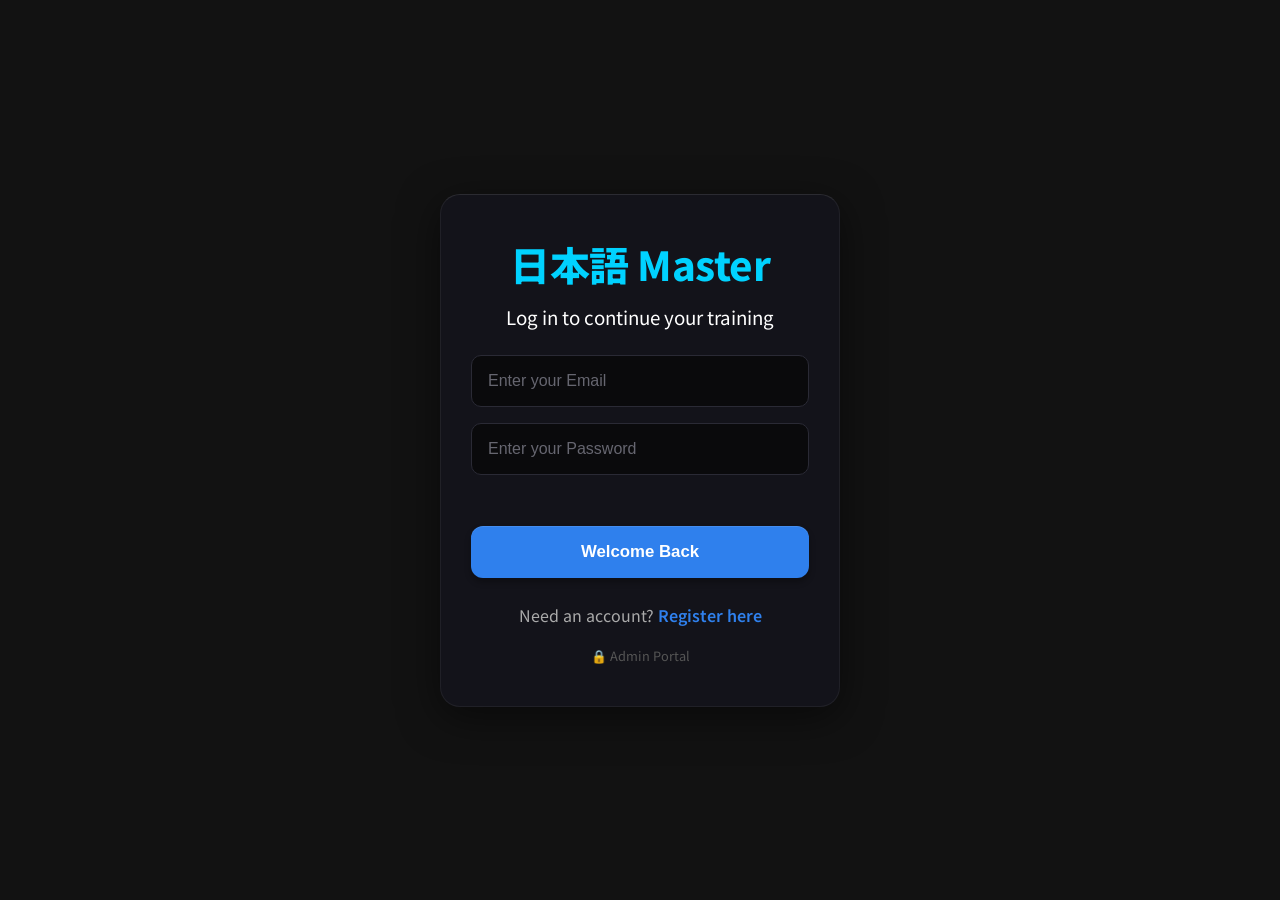
<file: index.html>
<!DOCTYPE html>
<html lang="en">
<head>
  <meta charset="UTF-8">
  <meta name="viewport" content="width=device-width, initial-scale=1.0, maximum-scale=1.0, user-scalable=no">
  <title>Nihongo Master | Portal</title>
  <link rel="stylesheet" href="style.css">
  <link href="https://fonts.googleapis.com/css2?family=Noto+Sans+JP:wght@400;700;900&display=swap" rel="stylesheet">
</head>
<body style="display: flex; justify-content: center; align-items: center; height: 100vh; background: #121212;">

  <div id="login-container" style="background: #1a1a24; border: 2px solid #333; border-radius: 20px; padding: 40px 30px; width: 90%; max-width: 400px; text-align: center; box-shadow: 0 10px 30px rgba(0,0,0,0.5); animation: fadeIn 0.3s ease;">
    
    <h1 style="color: #00d2ff; font-size: 2.5rem; margin-bottom: 10px;">日本語 Master</h1>
    <h3 style="color: #fff; margin-bottom: 25px; font-weight: normal;">Log in to continue your training</h3>

    <input type="email" id="login-email" placeholder="Enter your Email" class="auth-input">
    <input type="password" id="login-password" placeholder="Enter your Password" class="auth-input">

    <div id="login-error-msg" style="color: #ff3366; margin-bottom: 15px; font-weight: bold; min-height: 20px;"></div>

    <button class="auth-btn" onclick="loginFunction()">Welcome Back</button>

    <div style="margin-top: 25px;">
      <span style="color: #aaa;">Need an account?</span> 
      <a href="#" onclick="toggleAuthMode('register')" class="auth-link">Register here</a>
    </div>

    <div style="margin-top: 15px;">
      <a href="admin.html" style="color: #555; text-decoration: none; font-size: 0.8rem; transition: color 0.2s;">🔒 Admin Portal</a>
    </div>
  </div>

  <div id="register-container" class="hidden" style="background: #1a1a24; border: 2px solid #333; border-radius: 20px; padding: 40px 30px; width: 90%; max-width: 400px; text-align: center; box-shadow: 0 10px 30px rgba(0,0,0,0.5); animation: fadeIn 0.3s ease;">
    
    <h1 style="color: #00d2ff; font-size: 2.5rem; margin-bottom: 10px;">日本語 Master</h1>
    <h3 style="color: #fff; margin-bottom: 25px; font-weight: normal;">Register to begin your journey</h3>

    <input type="text" id="reg-username" placeholder="Choose a Username" class="auth-input">
    <input type="email" id="reg-email" placeholder="Enter your Email" class="auth-input">
    <input type="password" id="reg-password" placeholder="Create a Password" class="auth-input">
    <input type="password" id="reg-confirm" placeholder="Confirm Password" class="auth-input">

    <div id="reg-error-msg" style="color: #ff3366; margin-bottom: 15px; font-weight: bold; min-height: 20px;"></div>

    <button class="auth-btn" onclick="registerFunction()">Begin Journey</button>

    <div style="margin-top: 25px;">
      <span style="color: #aaa;">Already a student?</span> 
      <a href="#" onclick="toggleAuthMode('login')" class="auth-link">Welcome back</a>
    </div>

    <div style="margin-top: 15px;">
      <a href="admin.html" style="color: #555; text-decoration: none; font-size: 0.8rem; transition: color 0.2s;">🔒 Admin Portal</a>
    </div>
  </div>

  <script>
    // --- THE INSTANT SWAP ENGINE ---
    function toggleAuthMode(mode) {
      const loginBox = document.getElementById('login-container');
      const regBox = document.getElementById('register-container');
      
      // Clear any old error messages when flipping pages
      document.getElementById('login-error-msg').textContent = '';
      document.getElementById('reg-error-msg').textContent = '';

      if (mode === 'register') {
        loginBox.classList.add('hidden');
        regBox.classList.remove('hidden');
      } else {
        regBox.classList.add('hidden');
        loginBox.classList.remove('hidden');
      }
    }

    // --- LOGIN LOGIC ---
    function loginFunction() {
      const email = document.getElementById('login-email').value;
      const password = document.getElementById('login-password').value;
      const errorMsg = document.getElementById('login-error-msg');

      if (email.trim() === '' || password.trim() === '') {
        errorMsg.textContent = "Please enter your email and password.";
        return;
      }
      
      const username = email.split('@')[0];
      localStorage.setItem('nihongoStudent', username);
      window.location.href = 'courses.html';
    }

    // --- REGISTER LOGIC ---
    function registerFunction() {
      const username = document.getElementById('reg-username').value.trim();
      const email = document.getElementById('reg-email').value.trim();
      const pass1 = document.getElementById('reg-password').value;
      const pass2 = document.getElementById('reg-confirm').value;
      const errorMsg = document.getElementById('reg-error-msg');

      if (!username || !email || !pass1) {
        errorMsg.textContent = "Please fill out all fields.";
        return;
      }

      if (pass1 !== pass2) {
        errorMsg.textContent = "Passwords do not match!";
        return;
      }

      let users = JSON.parse(localStorage.getItem('registeredUsers')) || [];
      
      if (users.find(u => u.username === username)) {
         errorMsg.textContent = "Username is already taken!";
         return;
      }

      users.push({ username: username, email: email, role: 'student' });
      localStorage.setItem('registeredUsers', JSON.stringify(users));

      localStorage.setItem('nihongoStudent', username);
      window.location.href = 'courses.html';
    }
  </script>
</body>
</html>
</file>
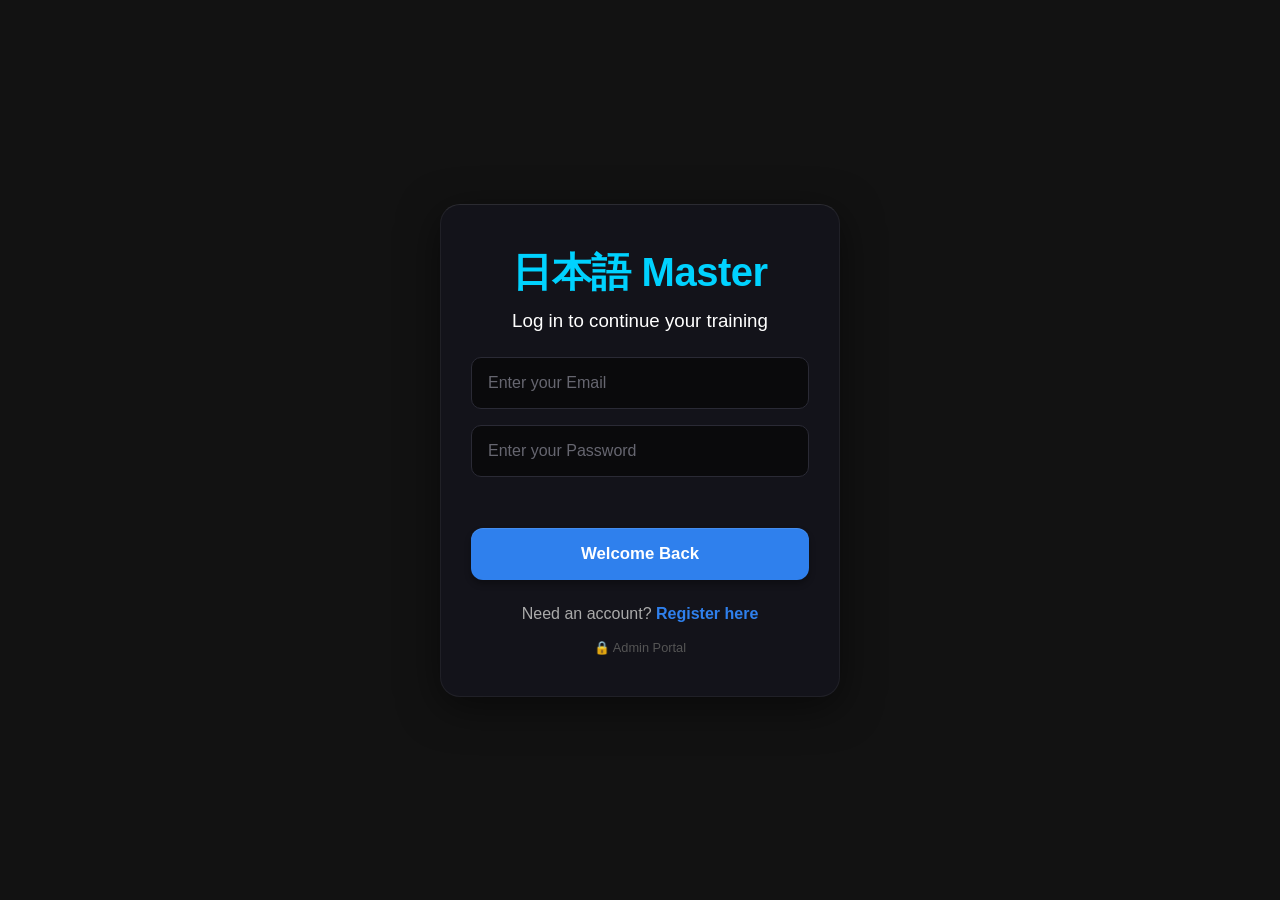
<file: courses.html>
<!DOCTYPE html>
<html lang="en">
<head>
  <meta charset="UTF-8">
  <meta name="viewport" content="width=device-width, initial-scale=1.0, maximum-scale=1.0, user-scalable=no">
  <title>Nihongo Master | Academy</title>
  <link rel="stylesheet" href="style.css">
  <link href="https://fonts.googleapis.com/css2?family=Noto+Sans+JP:wght@400;700;900&display=swap" rel="stylesheet">
  <style>
    .path-container { display: flex; flex-wrap: wrap; justify-content: center; gap: 15px; padding: 10px; }
    .path-card { width: 100%; max-width: 300px; }
    .quiz-options { display: flex; flex-wrap: wrap; gap: 10px; justify-content: center; }
  </style>
</head>
<body>

  <nav class="navbar" id="main-nav">
    <div class="logo">日本語 Master <span id="user-display-name" style="font-size: 0.8rem; color: #fff;"></span></div>
    <div style="display: flex; align-items: center; gap: 10px; flex-wrap: wrap;">
      <label style="color: #aaa; font-size: 0.9rem; cursor: pointer; display: flex; align-items: center; gap: 5px;">
        <input type="checkbox" id="slow-audio-toggle"> 🐢
      </label>
      <button id="nav-home-btn" class="nav-btn hidden">Back</button>
      <button id="nav-levels-btn" class="nav-btn hidden">Levels</button>
      <button onclick="logout()" class="nav-btn">Logout</button>
    </div>
  </nav>

  <main id="view-home" class="view active" style="padding: 15px;">
    <h1 class="view-title" style="text-align: center;">Select Your Course</h1>
    <div class="path-container">
      <div class="path-card hiragana-path" id="card-hiragana"><div class="path-icon">あ</div><h2>Hiragana</h2><p>The native foundation.</p></div>
      <div class="path-card katakana-path locked" id="card-katakana"><div class="path-icon">ア</div><h2>Katakana</h2><p>Complete Hiragana to unlock.</p></div>
      <div class="path-card kanji-path locked" id="card-kanji"><div class="path-icon">漢</div><h2>Kanji</h2><p>Complete Katakana to unlock.</p></div>
    </div>
    
    <div style="text-align: center; margin-top: 40px; margin-bottom: 20px;">
      <h2 style="color: #aaa; margin-bottom: 20px; font-size: 1.2rem;">Training Modules</h2>
      <div style="display: flex; justify-content: center; gap: 15px; flex-wrap: wrap;">
        <button id="start-char-quiz-btn" class="premium-btn btn-pink" style="max-width: 150px;">🔤 Character</button>
        <button id="start-vocab-quiz-btn" class="premium-btn btn-cyan" style="max-width: 150px;">📖 Vocabulary</button>
        <button id="start-reading-btn" class="premium-btn btn-green" style="max-width: 150px;">📚 Read</button>
        <button id="start-sentences-btn" class="premium-btn btn-purple" style="max-width: 150px;">💬 Sentences</button>
        <button id="start-typing-btn" class="premium-btn btn-cyan" style="max-width: 150px;">⌨️ Typing</button>
        <button id="start-library-btn" class="premium-btn btn-gray" style="max-width: 150px;">🔍 Dictionary</button>
      </div>
    </div>
  </main>

  <main id="view-library" class="view" style="padding: 15px;">
    <div class="glass-panel">
      <h1 class="view-title" style="text-align: center;">Dictionary</h1>
      <input type="text" id="library-search" placeholder="Search Romaji or English...">
      <div id="library-results" style="display: flex; flex-direction: column; gap: 10px; max-height: 400px; overflow-y: auto;"></div>
      <button id="quit-library-btn" class="premium-btn btn-gray" style="margin-top: 20px;">Exit Dictionary</button>
    </div>
  </main>

  <main id="view-typing" class="view" style="padding: 15px;">
    <div class="glass-panel" style="text-align: center;">
      <h1 class="view-title">Typing Studio</h1>
      <div id="typing-jp" style="font-size: 3rem; color: #fff; font-weight: bold; margin-bottom: 10px;"></div>
      <div id="typing-en" style="font-size: 1.2rem; color: #aaa; margin-bottom: 30px;"></div>
      <div id="typing-input-display" style="font-size: 2rem; color: #00d2ff; letter-spacing: 3px; height: 50px; border-bottom: 3px solid rgba(255,255,255,0.1); margin-bottom: 30px;"></div>
      <button id="quit-typing-btn" class="premium-btn btn-pink">Exit Studio</button>
    </div>
  </main>

  <main id="view-reading" class="view" style="padding: 15px;">
    <div class="glass-panel" style="text-align: center;">
      <h1 class="view-title">Reading Practice</h1>
      <div id="reading-jp" style="font-size: 1.2rem; line-height: 1.8; margin-bottom: 20px; color: #fff; font-weight: bold;"></div>
      <div id="reading-en" class="hidden" style="font-size: 1rem; color: #aaa; font-style: italic; margin-bottom: 20px; padding: 15px; background: rgba(0,0,0,0.3); border-left: 4px solid #00d2ff; border-radius: 8px;"></div>
      <div style="display: flex; justify-content: center; gap: 10px; flex-wrap: wrap; margin-bottom: 20px;">
        <button id="read-audio-btn" class="premium-btn btn-cyan" style="width: auto;">🔊 Listen</button>
        <button id="toggle-translation-btn" class="premium-btn btn-purple" style="width: auto;">👁️ Translate</button>
        <button id="next-paragraph-btn" class="premium-btn btn-green" style="width: auto;">Next ➔</button>
      </div>
      <button id="quit-reading-btn" class="premium-btn btn-gray">Exit Reading</button>
    </div>
  </main>

  <main id="view-sentences" class="view" style="padding: 15px;">
    <div class="glass-panel">
      <h1 class="view-title" style="text-align: center;">Unlocked Sentences</h1>
      <div id="sentence-list" style="display: flex; flex-direction: column; gap: 15px; max-height: 500px; overflow-y: auto;"></div>
      <button id="quit-sentences-btn" class="premium-btn btn-gray" style="margin-top: 20px;">Exit Vault</button>
    </div>
  </main>

  <main id="view-quiz" class="view" style="padding: 15px;">
    <div class="glass-panel" style="text-align: center;">
      <h2 id="quiz-progress" style="font-size: 1.2rem; color: #aaa;">Question 1 / 10</h2>
      <div id="quiz-word" style="font-size: 3rem; margin: 30px 0; color: #00d2ff; font-weight: bold; text-shadow: 0 0 15px rgba(0,210,255,0.4);">あお</div>
      <div id="quiz-options" class="quiz-options"></div>
      <button id="quit-quiz-btn" class="premium-btn btn-pink" style="margin-top: 30px;">Quit Quiz</button>
    </div>
  </main>

  <main id="view-levels" class="view" style="padding: 15px;">
    <div class="glass-panel">
        <h1 class="view-title" id="system-title" style="text-align: center;">Select Level</h1>
        <div class="level-list" id="level-list-container"></div>
    </div>
  </main>

  <main id="view-study" class="view" style="padding: 15px;">
    <div class="glass-panel" style="display: flex; flex-direction: column; padding: 20px; height: 90vh; max-height: 800px;">
      
      <div style="display: flex; justify-content: space-between; align-items: center; margin-bottom: 20px;">
        <button id="study-back-btn" class="premium-btn btn-gray" style="width: auto; padding: 10px 15px;">⬅ Back</button>
        <h2 id="study-level-title" style="margin: 0; font-size: 1.2rem;">Level Name</h2>
        <div style="width: 70px;"></div> 
      </div>

      <div style="display: flex; flex-direction: column; align-items: center; gap: 5px; margin-bottom: 20px;">
        <div id="active-char" class="glass-panel-dark" style="font-size: 6rem; width: 150px; height: 150px; border-radius: 20px; display: flex; justify-content: center; align-items: center; border: 2px solid rgba(255,255,255,0.1); box-shadow: inset 0 5px 15px rgba(0,0,0,0.5);">あ</div>
        <div id="active-char-meaning" style="color: #00d2ff; font-weight: bold; font-size: 1.3rem; min-height: 25px; text-shadow: 0 0 10px rgba(0,210,255,0.5);">a</div>
      </div>

      <div style="display: flex; gap: 10px; margin-bottom: 20px;">
        <button id="play-audio-btn" class="premium-btn btn-cyan" style="flex: 1; font-size: 1.5rem;">🔊</button>
        <button id="open-practice-modal-btn" class="premium-btn btn-purple" style="flex: 3;">✍️ Practice Pad</button>
        <button id="next-char-btn" class="premium-btn btn-green" style="flex: 2;">Next ➔</button>
      </div>

      <div style="flex-grow: 1; background: rgba(0,0,0,0.2); border-radius: 12px; border: 1px solid rgba(0,210,255,0.2); display: flex; flex-direction: column; overflow: hidden;">
        <div style="background: rgba(0,210,255,0.1); color: #00d2ff; text-align: center; padding: 8px; font-weight: bold; text-transform: uppercase; letter-spacing: 1px;">Unlocked Vocab</div>
        <div id="vocab-grid" style="padding: 10px; display: grid; grid-template-columns: 1fr 1fr; gap: 10px; overflow-y: auto;"></div>
      </div>

      <button id="pass-level-btn" class="premium-btn btn-green" style="margin-top: 20px; padding: 18px; font-size: 1.3rem;">🏆 Pass Level Exam</button>
    </div>
  </main>

  <div id="practice-modal" style="display: none; position: fixed; top: 0; left: 0; width: 100vw; height: 100vh; background: rgba(0,0,0,0.6); z-index: 9999; flex-direction: column; justify-content: center; align-items: center;">
    <div style="padding: 30px; width: 95%; max-width: 450px; display: flex; flex-direction: column; align-items: center; border-radius: 25px;">

      <h1 class="view-title" style="margin-top: 0; margin-bottom: 20px;">Drawing Studio</h1>

      <div style="display: flex; flex-wrap: wrap; justify-content: center; gap: 20px; margin-bottom: 25px; width: 100%;">
          <div style="display: flex; flex-direction: column; align-items: center;">
              <span style="color: #aaa; font-size: 0.9rem; margin-bottom: 8px;">Animated Guide</span>
              <div id="modal-guide-char" class="glass-panel-dark" style="font-size: 5.5rem; width: 150px; height: 150px; border-radius: 15px; display: flex; justify-content: center; align-items: center; border: 1px solid rgba(255,255,255,0.1);">あ</div>
              <div id="modal-char-meaning" style="color: #00d2ff; font-weight: bold; font-size: 1.1rem; margin-top: 8px; min-height: 20px;">a</div>
          </div>
          <div style="display: flex; flex-direction: column; align-items: center;">
              <span style="color: #aaa; font-size: 0.9rem; margin-bottom: 8px;">You Draw Here</span>
              <canvas id="writing-canvas" width="160" height="160" class="glass-panel-dark" style="border-radius: 15px; border: 2px dashed #00d2ff; touch-action: none; cursor: crosshair;"></canvas>
          </div>
      </div>

      <div style="display: flex; gap: 15px; width: 100%; margin-bottom: 20px;">
          <button id="modal-replay-btn" class="premium-btn btn-cyan" style="flex: 1;">🔄 Replay</button>
          <button id="modal-clear-btn" class="premium-btn btn-pink" style="flex: 1;">🗑️ Clear</button>
      </div>

      <button id="modal-close-btn" class="premium-btn btn-gray" style="padding: 18px;">Done Practicing</button>
    </div>
  </div>

  <script src="app.js?v=99999"></script>
</body>
</html>
</file>
<file: style.css>
/* ==========================================
   NIHONGO MASTER | PRO STUDIO THEME
   Clean, Matte, Zero-Glow, High-End UI
========================================== */

/* --- 1. GLOBAL RESET & TYPOGRAPHY --- */
* {
  box-sizing: border-box;
  margin: 0;
  padding: 0;
  -webkit-tap-highlight-color: transparent;
}

body {
  /* Deep, solid, distraction-free charcoal background */
  background-color: #0A0A0C;
  color: #F2F2F2;
  font-family: 'Noto Sans JP', -apple-system, BlinkMacSystemFont, "Segoe UI", Roboto, sans-serif;
  -webkit-font-smoothing: antialiased;
  -moz-osx-font-smoothing: grayscale;
  overflow-x: hidden;
  min-height: 100vh;
}

body.study-active {
  overflow: hidden;
  touch-action: none; 
}

/* Crisp, minimal scrollbars */
::-webkit-scrollbar { width: 6px; height: 6px; }
::-webkit-scrollbar-track { background: transparent; }
::-webkit-scrollbar-thumb { background: #33333A; border-radius: 10px; }
::-webkit-scrollbar-thumb:hover { background: #55555F; }

/* --- 2. CRISP NAVIGATION --- */
.navbar {
  display: flex; 
  justify-content: space-between; 
  align-items: center;
  padding: 16px 24px; 
  background: rgba(10, 10, 12, 0.85); 
  backdrop-filter: blur(12px);
  -webkit-backdrop-filter: blur(12px);
  border-bottom: 1px solid rgba(255, 255, 255, 0.06);
  position: sticky;
  top: 0;
  z-index: 1000;
}

/* Solid, clean typography. No gradients. No text shadows. */
.logo, h1, .view-title { 
  font-weight: 800; 
  letter-spacing: -0.5px; 
  color: #FFFFFF;
  margin-bottom: 15px;
}
.logo { font-size: 1.4rem; margin-bottom: 0; }

.nav-btn {
  background: #1C1C21; 
  color: #A0A0AB; 
  border: 1px solid #2C2C35;
  padding: 8px 16px; 
  border-radius: 8px; 
  cursor: pointer;
  font-weight: 600; 
  font-size: 0.9rem;
  transition: all 0.2s ease;
}
.nav-btn:hover { 
  background: #2C2C35; 
  color: #FFFFFF; 
}

/* --- 3. VIEWS --- */
.view { display: none; animation: subtleFadeUp 0.3s cubic-bezier(0.2, 0.8, 0.2, 1) forwards; }
.view.active { display: block; }
main#view-study.active { display: flex; }
@keyframes subtleFadeUp { 
  from { opacity: 0; transform: translateY(10px); } 
  to { opacity: 1; transform: translateY(0); } 
}

/* --- 4. MATTE PANELS (The "Pro" Look) --- */
.glass-panel, #login-container, #register-container, #practice-modal > div {
  background: #13131A !important; 
  border: 1px solid rgba(255, 255, 255, 0.06) !important; 
  border-top: 1px solid rgba(255, 255, 255, 0.1) !important; /* Subtle light catch */
  border-radius: 20px; 
  padding: 32px; 
  /* Sharp, realistic drop shadows using black, NOT colors */
  box-shadow: 0 10px 40px rgba(0, 0, 0, 0.5) !important;
  max-width: 800px; 
  margin: 0 auto;
}
.glass-panel-dark { 
  background: #0A0A0C !important; 
  border: 1px solid #22222A;
}

/* --- 5. TACTILE, SOLID BUTTONS (Zero Glow) --- */
button { transition: transform 0.1s ease, background-color 0.2s ease; }
button:active { transform: scale(0.96); }

.premium-btn, .auth-btn {
  padding: 16px 24px; 
  border: none; 
  border-radius: 12px; /* Professional slightly-rounded corners, not pills */
  font-size: 1.05rem; 
  font-weight: 700;
  color: white; 
  cursor: pointer; 
  width: 100%; 
  /* Simple, deep shadow for a physical feel */
  box-shadow: 0 4px 6px rgba(0,0,0,0.3), inset 0 1px 0 rgba(255,255,255,0.1);
}

/* Apple/Stripe-style Solid Colors */
.auth-btn { background: #2F80ED; }
.auth-btn:hover { background: #1D6AE5; }

.btn-cyan { background: #2F80ED; }      /* Primary Blue */
.btn-cyan:hover { background: #1D6AE5; }

.btn-pink { background: #E11D48; }      /* Destructive/Alert Red */
.btn-pink:hover { background: #BE123C; }

.btn-green { background: #10B981; }     /* Success Green */
.btn-green:hover { background: #059669; }

.btn-purple { background: #7C3AED; }    /* Accent Indigo */
.btn-purple:hover { background: #6D28D9; }

.btn-gray { background: #272730; color: #E0E0E0; border: 1px solid #3A3A45; box-shadow: none; }
.btn-gray:hover { background: #32323D; }

/* --- 6. COURSE CARDS --- */
.path-card {
  background: #15151E; 
  border: 1px solid #22222A; 
  border-radius: 16px; 
  padding: 32px 24px; 
  text-align: center; 
  cursor: pointer;
  transition: transform 0.2s ease, border-color 0.2s ease, box-shadow 0.2s ease; 
  box-shadow: 0 4px 12px rgba(0, 0, 0, 0.2);
}
.path-card h2 { margin-bottom: 8px; font-size: 1.4rem; color: #FFFFFF; font-weight: 700; }
.path-card p { color: #8A8A93; font-size: 0.95rem; }
.path-icon { font-size: 4rem; margin-bottom: 16px; font-weight: 900; }

/* Clean, flat icon colors */
.hiragana-path .path-icon { color: #E11D48; }
.katakana-path .path-icon { color: #2F80ED; }
.kanji-path .path-icon { color: #10B981; }

.path-card:hover:not(.locked) { 
  transform: translateY(-4px); 
  border-color: #3A3A45;
  box-shadow: 0 12px 24px rgba(0, 0, 0, 0.4); 
}
.path-card.locked { opacity: 0.5; cursor: not-allowed; }
.path-card.locked::after { 
  content: 'Locked'; 
  display: inline-block; 
  margin-top: 16px; 
  background: #272730;
  color: #8A8A93; 
  padding: 6px 12px;
  border-radius: 6px;
  font-weight: 600; 
  font-size: 0.8rem;
  text-transform: uppercase;
  letter-spacing: 0.5px;
}

/* --- 7. UI ELEMENTS & INPUTS --- */
.hidden { display: none !important; }

.level-row {
  display: flex; justify-content: space-between; align-items: center; padding: 18px 24px; 
  background: #1A1A22; margin-bottom: 10px; border-radius: 12px; 
  border: 1px solid #2A2A35; cursor: pointer; transition: background 0.2s ease;
}
.level-row.unlocked { border-left: 4px solid #2F80ED; }
.level-row.unlocked:hover { background: #22222D; }

/* Professional Form Inputs */
.auth-input, #library-search {
  width: 100%; 
  padding: 16px; 
  margin-bottom: 16px; 
  background: #0A0A0C;
  border: 1px solid #2A2A35; 
  border-radius: 10px; 
  color: #FFFFFF; 
  font-size: 1rem; 
  outline: none; 
  transition: all 0.2s ease;
}
.auth-input:focus, #library-search:focus { 
  border-color: #2F80ED; 
  /* Standard web-accessibility focus ring, not a glow */
  box-shadow: 0 0 0 3px rgba(47, 128, 237, 0.15); 
}
.auth-input::placeholder { color: #666670; }

.auth-link { color: #2F80ED; text-decoration: none; font-weight: 600; cursor: pointer; transition: color 0.2s; }
.auth-link:hover { color: #5B9CF6; }

/* CONFETTI ANIMATION (Kept fun but subtle) */
.confetti { position: fixed; top: -10px; width: 8px; height: 16px; z-index: 99999; animation: fall linear forwards; border-radius: 2px; }
@keyframes fall { to { transform: translateY(100vh) rotate(720deg); } }
</file>
